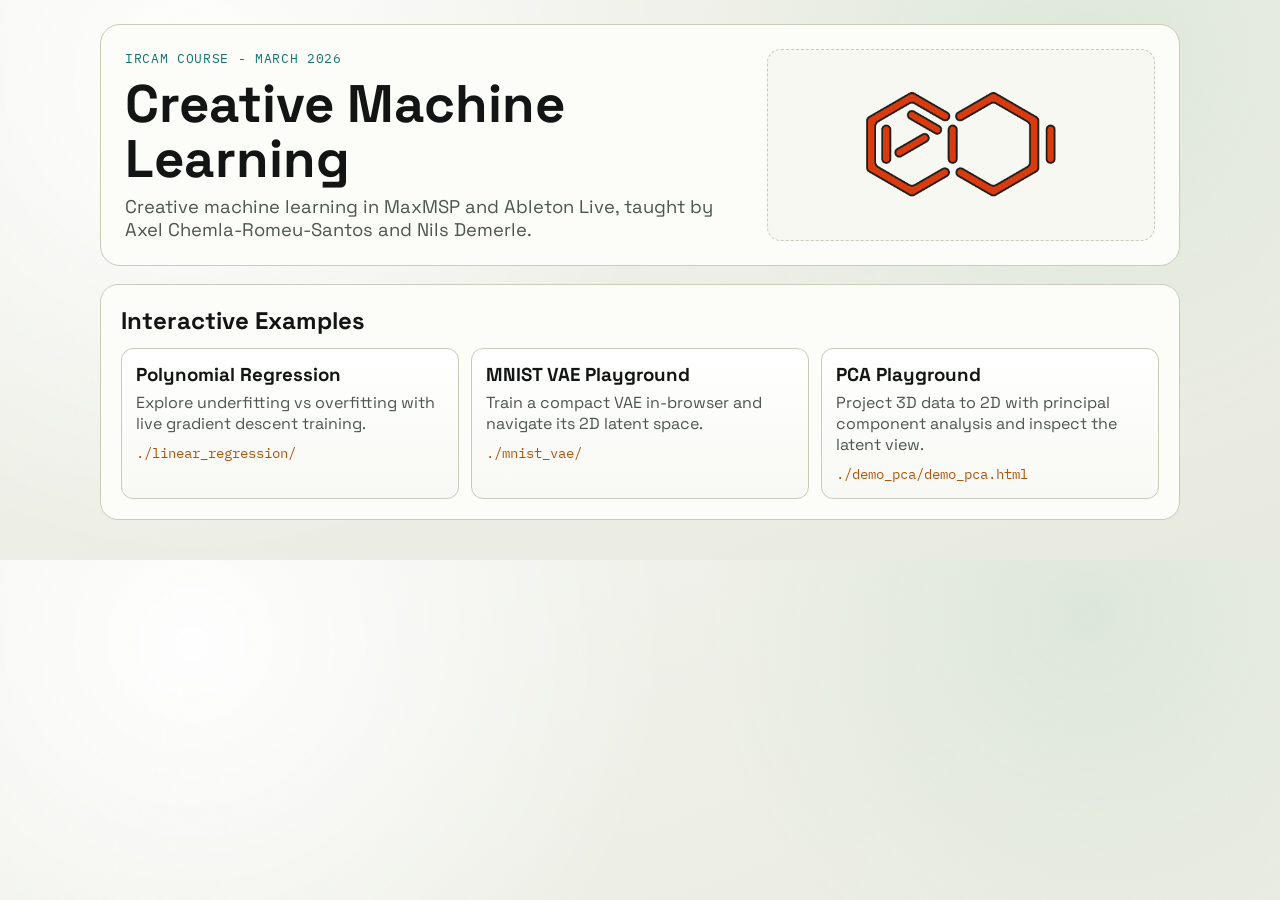
<file: index.html>
<!doctype html>
<html lang="en">
  <head>
    <meta charset="UTF-8" />
    <meta name="viewport" content="width=device-width, initial-scale=1.0" />
    <title>Creative Machine Learning</title>
    <link rel="preconnect" href="https://fonts.googleapis.com" />
    <link rel="preconnect" href="https://fonts.gstatic.com" crossorigin />
    <link
      href="https://fonts.googleapis.com/css2?family=Space+Grotesk:wght@400;500;700&family=IBM+Plex+Mono:wght@400;500&display=swap"
      rel="stylesheet"
    />
    <style>
      :root {
        --bg: #f2f3ed;
        --bg-2: #e8eadf;
        --panel: #fcfcf8;
        --ink: #121514;
        --muted: #4d554f;
        --line: #c8ccb9;
        --accent: #0f766e;
        --accent-2: #b45309;
      }

      * {
        box-sizing: border-box;
      }

      body {
        margin: 0;
        font-family: "Space Grotesk", "Avenir Next", "Segoe UI", sans-serif;
        color: var(--ink);
        background:
          radial-gradient(circle at 15% 15%, #fefefe 0%, transparent 40%),
          radial-gradient(circle at 85% 10%, #dde7d9 0%, transparent 32%),
          linear-gradient(160deg, var(--bg), var(--bg-2));
      }

      .page {
        width: min(1080px, 94vw);
        margin: 24px auto 40px;
      }

      .hero {
        display: grid;
        grid-template-columns: 1.6fr 1fr;
        gap: 22px;
        padding: 24px;
        background: var(--panel);
        border: 1px solid var(--line);
        border-radius: 20px;
      }

      .kicker {
        margin: 0;
        font-family: "IBM Plex Mono", monospace;
        font-size: 0.84rem;
        letter-spacing: 0.05em;
        text-transform: uppercase;
        color: var(--accent);
      }

      h1 {
        margin: 10px 0 8px;
        line-height: 1.04;
        font-size: clamp(1.8rem, 4.6vw, 3.3rem);
      }

      .lead {
        margin: 0;
        max-width: 62ch;
        color: var(--muted);
        font-size: clamp(1rem, 1.8vw, 1.15rem);
      }

      .actions {
        margin-top: 18px;
        display: flex;
        flex-wrap: wrap;
        gap: 10px;
      }

      .btn {
        display: inline-block;
        border-radius: 999px;
        padding: 9px 14px;
        border: 1px solid var(--line);
        text-decoration: none;
        color: var(--ink);
        font-weight: 500;
      }

      .btn.primary {
        background: var(--accent);
        border-color: var(--accent);
        color: #ffffff;
      }

      .logo-wrap {
        align-self: stretch;
        display: grid;
        place-items: center;
        border-radius: 14px;
        border: 1px dashed var(--line);
        background: #f7f8f2;
      }

      .logo-wrap img {
        max-width: 190px;
        width: 72%;
        height: auto;
      }

      .section {
        margin-top: 18px;
        padding: 20px;
        background: var(--panel);
        border: 1px solid var(--line);
        border-radius: 18px;
      }

      .section h2 {
        margin: 0 0 12px;
      }

      .cards {
        display: grid;
        grid-template-columns: repeat(auto-fit, minmax(240px, 1fr));
        gap: 12px;
      }

      .card {
        display: block;
        padding: 14px;
        border-radius: 12px;
        border: 1px solid var(--line);
        text-decoration: none;
        color: inherit;
        background: linear-gradient(180deg, #ffffff, #f8f9f4);
      }

      .card h3 {
        margin: 0 0 6px;
      }

      .card p {
        margin: 0 0 8px;
        color: var(--muted);
      }

      .card span {
        font-family: "IBM Plex Mono", monospace;
        font-size: 0.88rem;
        color: var(--accent-2);
      }

      table {
        width: 100%;
        border-collapse: collapse;
      }

      th,
      td {
        text-align: left;
        padding: 8px 6px;
        border-bottom: 1px solid var(--line);
      }

      th {
        font-family: "IBM Plex Mono", monospace;
        font-size: 0.84rem;
        color: var(--muted);
      }

      .foot {
        margin-top: 14px;
        color: var(--muted);
        font-size: 0.92rem;
      }

      @media (max-width: 800px) {
        .hero {
          grid-template-columns: 1fr;
        }
      }
    </style>
  </head>
  <body>
    <main class="page">
      <header class="hero">
        <div>
          <p class="kicker">IRCAM Course - March 2026</p>
          <h1>Creative Machine Learning</h1>
          <p class="lead">
            Creative machine learning in MaxMSP and Ableton Live, taught by Axel
            Chemla-Romeu-Santos and Nils Demerle.
          </p>
          <!-- <div class="actions">
            <a class="btn primary" href="./linear_regression/">Open Course 1 Demo</a>
            <a
              class="btn"
              href="https://docs.google.com/presentation/d/e/2PACX-1vS7jtXgz47zBndZKddheEhmPcGp-layY3UjzQ23qqf0SjEwAJ6hQpgoZs3gVjyQVc8QCzqsV9FLXOeX/pub?start=false&loop=false&delayms=60000"
              target="_blank"
              rel="noopener noreferrer"
              >Course 1 Slides</a
            >
            <a class="btn" href="https://discord.gg/juWFbvSHvD" target="_blank" rel="noopener noreferrer"
              >ACIDS Discord</a
            >
          </div> -->
        </div>
        <div class="logo-wrap">
          <img src="./images/logo_acids.png" alt="ACIDS logo" />
        </div>
      </header>

      <section class="section">
        <h2>Interactive Examples</h2>
        <div class="cards">
          <a class="card" href="./linear_regression/">
            <h3>Polynomial Regression</h3>
            <p>Explore underfitting vs overfitting with live gradient descent training.</p>
            <span>./linear_regression/</span>
          </a>
          <a class="card" href="./mnist_vae/">
            <h3>MNIST VAE Playground</h3>
            <p>Train a compact VAE in-browser and navigate its 2D latent space.</p>
            <span>./mnist_vae/</span>
          </a>
          <a class="card" href="./demo_pca/demo_pca.html">
            <h3>PCA Playground</h3>
            <p>Project 3D data to 2D with principal component analysis and inspect the latent view.</p>
            <span>./demo_pca/demo_pca.html</span>
          </a>
        </div>
      </section>

    </main>
  </body>
</html>
</file>
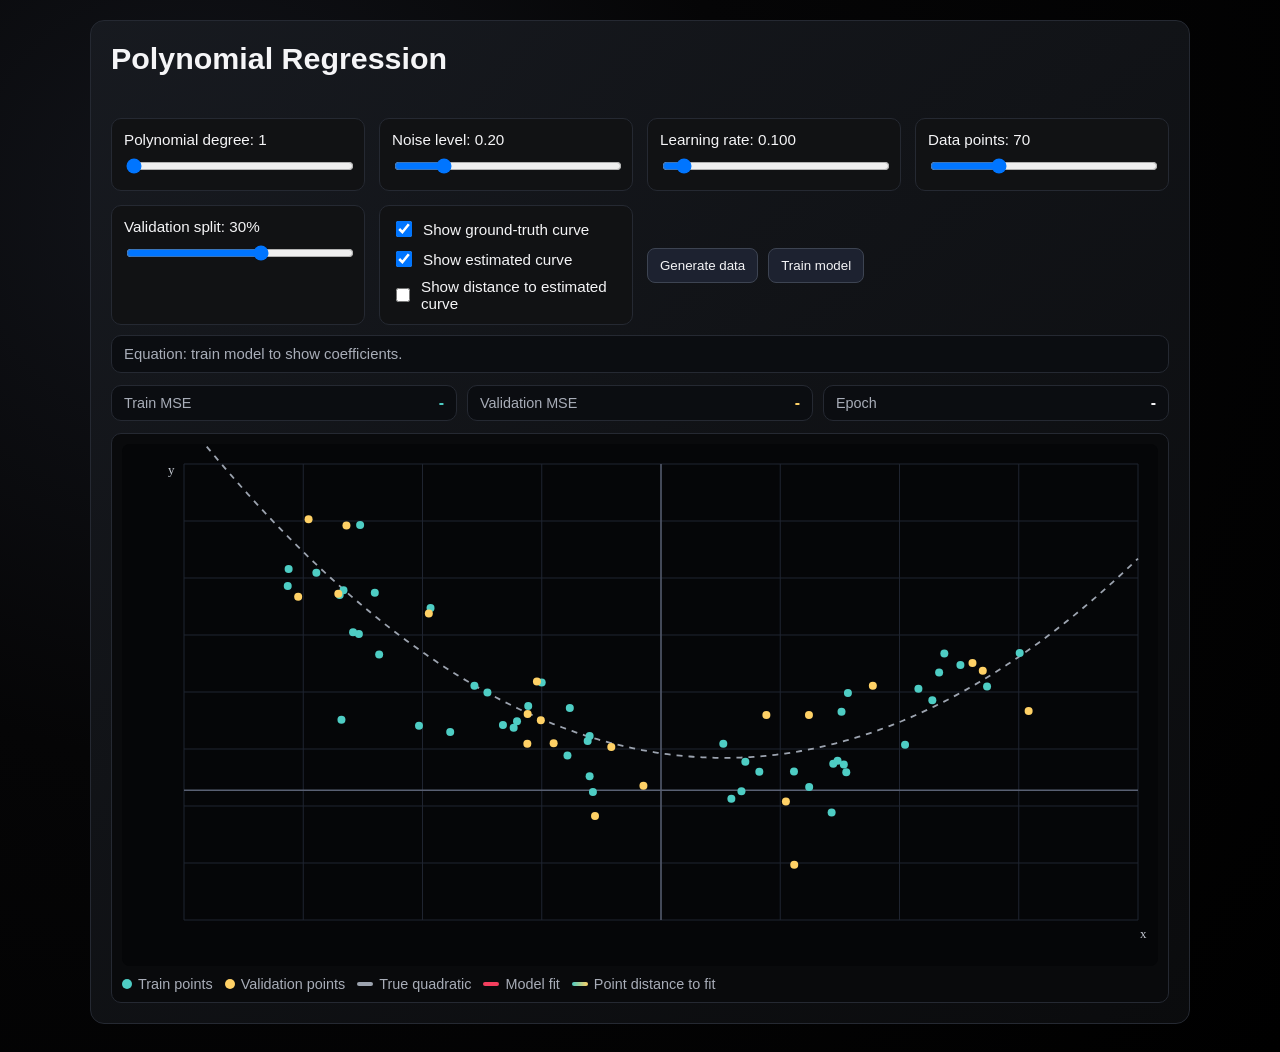
<file: linear_regression/index.html>
<!doctype html>
<html lang="en">
  <head>
    <meta charset="UTF-8" />
    <meta name="viewport" content="width=device-width, initial-scale=1.0" />
    <title>Underfitting vs Overfitting</title>
    <link rel="stylesheet" href="style.css" />
  </head>
  <body>
    <main class="app">
      <h1>Polynomial Regression</h1>
      <p class="subtitle"></p>

      <section class="controls" aria-label="controls">
        <div class="control">
          <label for="degreeSlider">Polynomial degree: <span id="degreeValue">1</span></label>
          <input id="degreeSlider" type="range" min="1" max="30" step="1" value="1" />
        </div>

        <div class="control">
          <label for="noiseSlider">Noise level: <span id="noiseValue">0.20</span></label>
          <input id="noiseSlider" type="range" min="0" max="1" step="0.01" value="0.20" />
        </div>

        <div class="control">
          <label for="learningRateSlider">Learning rate: <span id="learningRateValue">0.100</span></label>
          <input id="learningRateSlider" type="range" min="0.001" max="1.500" step="0.001" value="0.100" />
        </div>

        <div class="control">
          <label for="pointsSlider">Data points: <span id="pointsValue">70</span></label>
          <input id="pointsSlider" type="range" min="10" max="220" step="1" value="70" />
        </div>

        <div class="control">
          <label for="valSplitSlider">Validation split: <span id="valSplitValue">30%</span></label>
          <input id="valSplitSlider" type="range" min="0" max="50" step="1" value="30" />
        </div>

        <div class="control toggles">
          <label class="check" for="showTruthToggle">
            <input id="showTruthToggle" type="checkbox" checked />
            Show ground-truth curve
          </label>
          <label class="check" for="showFitToggle">
            <input id="showFitToggle" type="checkbox" checked />
            Show estimated curve
          </label>
          <label class="check" for="showDistanceToggle">
            <input id="showDistanceToggle" type="checkbox" />
            Show distance to estimated curve
          </label>
        </div>

        <div class="actions">
          <button id="generateBtn" type="button">Generate data</button>
          <button id="trainBtn" type="button">Train model</button>
        </div>
      </section>

      <p id="equationText" class="equation">Equation: train model to show coefficients.</p>
      <section class="stats" aria-label="training stats">
        <div class="stat-item">
          <span class="stat-label">Train MSE</span>
          <span id="trainLossText" class="stat-value">-</span>
        </div>
        <div class="stat-item">
          <span class="stat-label">Validation MSE</span>
          <span id="valLossText" class="stat-value">-</span>
        </div>
        <div class="stat-item">
          <span class="stat-label">Epoch</span>
          <span id="epochText" class="stat-value">-</span>
        </div>
      </section>

      <section class="plot-wrap" aria-label="plot">
        <canvas id="plotCanvas" width="960" height="560"></canvas>
        <div class="legend">
          <span><i class="dot train"></i>Train points</span>
          <span><i class="dot validation"></i>Validation points</span>
          <span><i class="line true"></i>True quadratic</span>
          <span><i class="line fit"></i>Model fit</span>
          <span><i class="line residual"></i>Point distance to fit</span>
        </div>
      </section>
    </main>

    <script src="script.js"></script>
  </body>
</html>
</file>
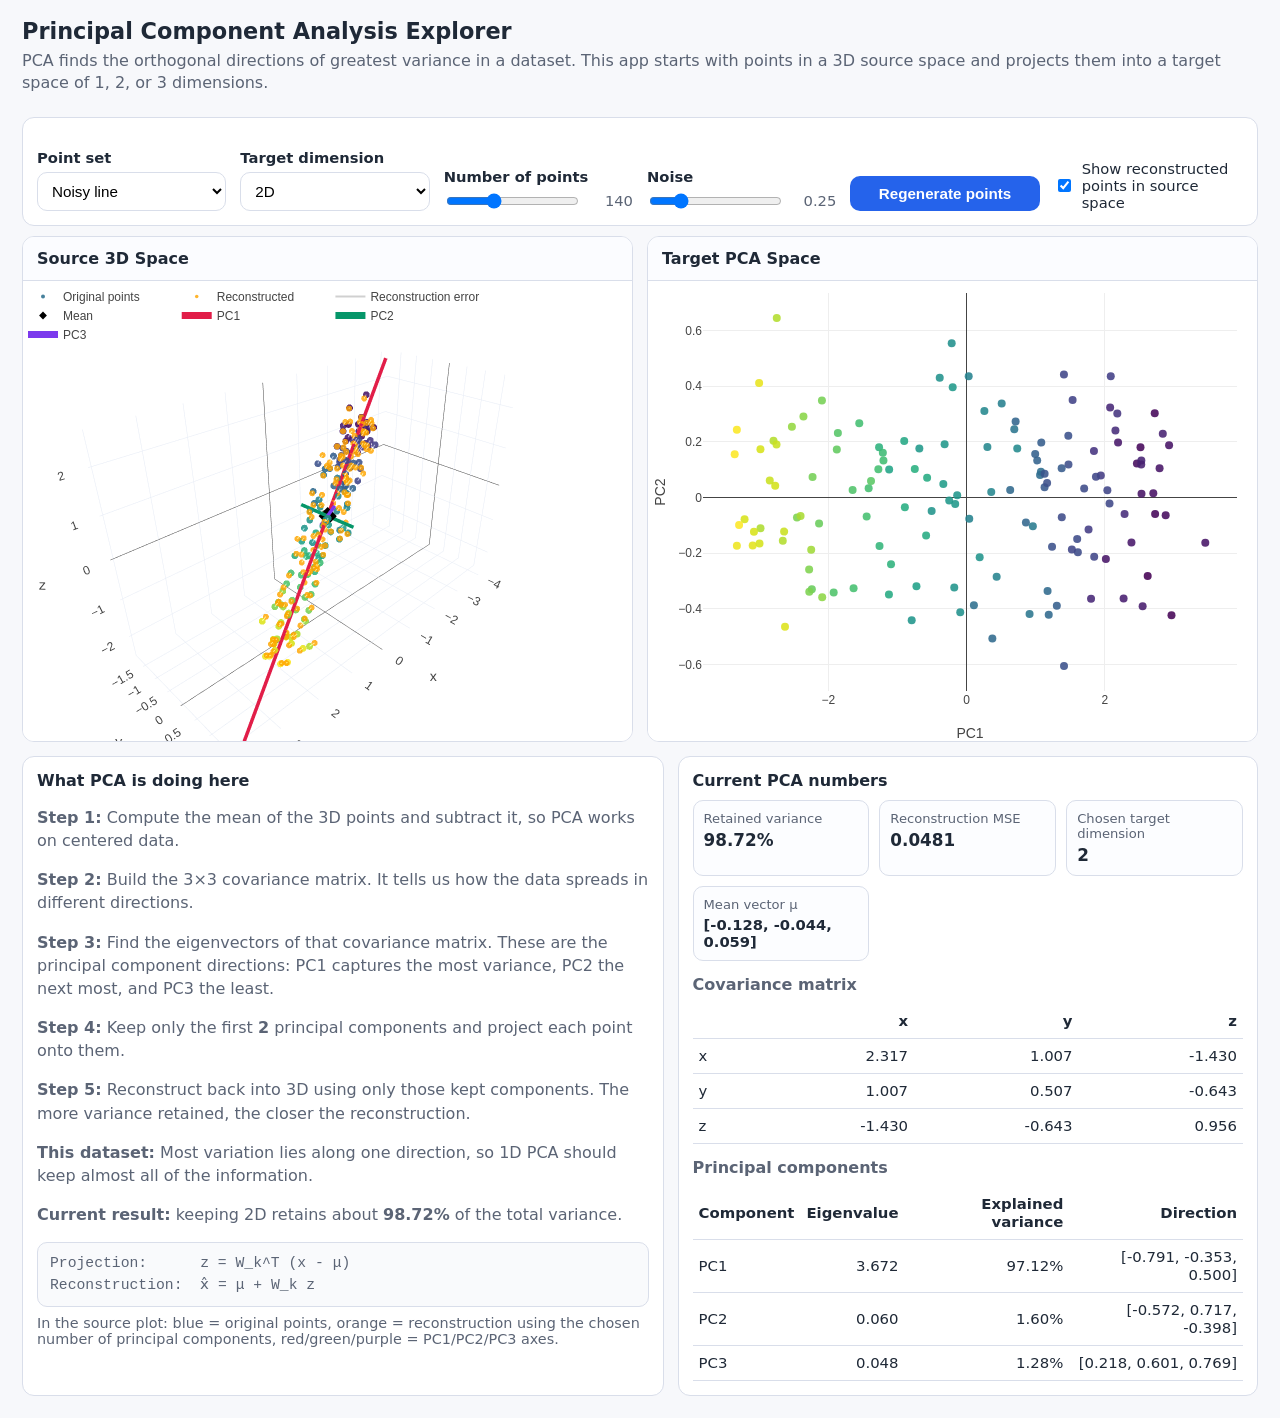
<file: demo_pca/demo_pca.html>
<!DOCTYPE html>
<html lang="en">
<head>
  <meta charset="UTF-8" />
  <meta name="viewport" content="width=device-width, initial-scale=1.0" />
  <title>PCA Explorer: 3D Source to 1D/2D/3D Target</title>
  <script src="https://cdn.plot.ly/plotly-2.30.0.min.js"></script>
  <style>
    :root {
      --bg: #f7f8fb;
      --panel: #ffffff;
      --border: #d9deea;
      --text: #1f2937;
      --muted: #5b6475;
      --accent: #2563eb;
    }

    * { box-sizing: border-box; }

    body {
      margin: 0;
      font-family: Inter, system-ui, Arial, sans-serif;
      background: var(--bg);
      color: var(--text);
    }

    header {
      padding: 18px 22px 8px;
    }

    header h1 {
      margin: 0 0 6px;
      font-size: 1.4rem;
    }

    header p {
      margin: 0;
      color: var(--muted);
      line-height: 1.4;
    }

    .controls {
      margin: 14px 22px 10px;
      background: var(--panel);
      border: 1px solid var(--border);
      border-radius: 12px;
      padding: 14px;
      display: grid;
      grid-template-columns: repeat(auto-fit, minmax(170px, 1fr));
      gap: 12px 14px;
      align-items: end;
    }

    .control {
      display: flex;
      flex-direction: column;
      gap: 6px;
    }

    label {
      font-size: 0.92rem;
      font-weight: 600;
    }

    select, input[type="range"], button {
      width: 100%;
    }

    select, button {
      padding: 9px 10px;
      border-radius: 10px;
      border: 1px solid var(--border);
      background: white;
      font-size: 0.95rem;
    }

    button {
      cursor: pointer;
      background: var(--accent);
      color: white;
      border: none;
      font-weight: 600;
    }

    button:hover {
      filter: brightness(0.96);
    }

    .range-row {
      display: flex;
      align-items: center;
      gap: 10px;
    }

    .range-value {
      min-width: 42px;
      text-align: right;
      font-variant-numeric: tabular-nums;
      color: var(--muted);
      font-size: 0.92rem;
    }

    .checkbox-row {
      display: flex;
      align-items: center;
      gap: 8px;
      padding-top: 28px;
      font-size: 0.95rem;
    }

    .plots {
      display: grid;
      grid-template-columns: 1fr 1fr;
      gap: 14px;
      padding: 0 22px 14px;
    }

    .panel {
      background: var(--panel);
      border: 1px solid var(--border);
      border-radius: 12px;
      overflow: hidden;
    }

    .panel h2 {
      margin: 0;
      padding: 12px 14px;
      font-size: 1rem;
      border-bottom: 1px solid var(--border);
      background: #fbfcff;
    }

    .plot {
      width: 100%;
      height: 460px;
    }

    .info-grid {
      display: grid;
      grid-template-columns: 1.05fr 0.95fr;
      gap: 14px;
      padding: 0 22px 22px;
    }

    .info-panel {
      background: var(--panel);
      border: 1px solid var(--border);
      border-radius: 12px;
      padding: 14px;
    }

    .info-panel h3 {
      margin-top: 0;
      margin-bottom: 10px;
      font-size: 1rem;
    }

    .math {
      background: #f9fafc;
      border: 1px solid var(--border);
      border-radius: 10px;
      padding: 10px 12px;
      font-family: ui-monospace, SFMono-Regular, Menlo, Consolas, monospace;
      white-space: pre-wrap;
      line-height: 1.45;
      font-size: 0.92rem;
    }

    .stats {
      display: grid;
      grid-template-columns: repeat(auto-fit, minmax(160px, 1fr));
      gap: 10px;
      margin-bottom: 12px;
    }

    .stat-card {
      border: 1px solid var(--border);
      border-radius: 10px;
      padding: 10px;
      background: #fcfdff;
    }

    .stat-label {
      font-size: 0.82rem;
      color: var(--muted);
      margin-bottom: 4px;
    }

    .stat-value {
      font-size: 1.05rem;
      font-weight: 700;
      font-variant-numeric: tabular-nums;
    }

    table {
      width: 100%;
      border-collapse: collapse;
      margin-top: 8px;
      font-size: 0.93rem;
    }

    th, td {
      border-bottom: 1px solid var(--border);
      padding: 8px 6px;
      text-align: right;
      font-variant-numeric: tabular-nums;
    }

    th:first-child, td:first-child {
      text-align: left;
    }

    .note {
      color: var(--muted);
      line-height: 1.45;
    }

    .legend-note {
      font-size: 0.9rem;
      color: var(--muted);
      margin-top: 8px;
    }

    @media (max-width: 1000px) {
      .plots, .info-grid {
        grid-template-columns: 1fr;
      }
      .plot {
        height: 420px;
      }
    }
  </style>
</head>
<body>
  <header>
    <h1>Principal Component Analysis Explorer</h1>
    <p>
      PCA finds the orthogonal directions of greatest variance in a dataset.
      This app starts with points in a 3D source space and projects them into a target space of 1, 2, or 3 dimensions.
    </p>
  </header>

  <section class="controls">
    <div class="control">
      <label for="dataset">Point set</label>
      <select id="dataset">
        <option value="line">Noisy line</option>
        <option value="plane">Noisy plane</option>
        <option value="cloud">Anisotropic cloud</option>
        <option value="clusters">Clusters</option>
        <option value="sphere">Sphere</option>
        <option value="helix">Helix</option>
      </select>
    </div>

    <div class="control">
      <label for="targetDim">Target dimension</label>
      <select id="targetDim">
        <option value="1">1D</option>
        <option value="2" selected>2D</option>
        <option value="3">3D</option>
      </select>
    </div>

    <div class="control">
      <label for="count">Number of points</label>
      <div class="range-row">
        <input id="count" type="range" min="30" max="350" step="10" value="140" />
        <div class="range-value" id="countValue">140</div>
      </div>
    </div>

    <div class="control">
      <label for="noise">Noise</label>
      <div class="range-row">
        <input id="noise" type="range" min="0" max="1.2" step="0.05" value="0.25" />
        <div class="range-value" id="noiseValue">0.25</div>
      </div>
    </div>

    <div class="control">
      <button id="regen">Regenerate points</button>
    </div>

    <div class="checkbox-row">
      <input type="checkbox" id="showReconstruction" checked />
      <label for="showReconstruction" style="margin:0;font-weight:500;">Show reconstructed points in source space</label>
    </div>
  </section>

  <section class="plots">
    <div class="panel">
      <h2>Source 3D Space</h2>
      <div id="sourcePlot" class="plot"></div>
    </div>
    <div class="panel">
      <h2>Target PCA Space</h2>
      <div id="targetPlot" class="plot"></div>
    </div>
  </section>

  <section class="info-grid">
    <div class="info-panel">
      <h3>What PCA is doing here</h3>
      <div id="explanation" class="note"></div>
      <div class="legend-note">
        In the source plot: blue = original points, orange = reconstruction using the chosen number of principal components,
        red/green/purple = PC1/PC2/PC3 axes.
      </div>
    </div>

    <div class="info-panel">
      <h3>Current PCA numbers</h3>
      <div class="stats" id="stats"></div>
      <div id="details"></div>
    </div>
  </section>

  <script>
    const datasetEl = document.getElementById("dataset");
    const targetDimEl = document.getElementById("targetDim");
    const countEl = document.getElementById("count");
    const noiseEl = document.getElementById("noise");
    const regenEl = document.getElementById("regen");
    const showReconstructionEl = document.getElementById("showReconstruction");
    const countValueEl = document.getElementById("countValue");
    const noiseValueEl = document.getElementById("noiseValue");
    const explanationEl = document.getElementById("explanation");
    const statsEl = document.getElementById("stats");
    const detailsEl = document.getElementById("details");

    let seed = Math.floor(Math.random() * 1e9);

    function mulberry32(a) {
      return function() {
        let t = a += 0x6D2B79F5;
        t = Math.imul(t ^ (t >>> 15), t | 1);
        t ^= t + Math.imul(t ^ (t >>> 7), t | 61);
        return ((t ^ (t >>> 14)) >>> 0) / 4294967296;
      };
    }

    function gaussian(rng) {
      let u = 0, v = 0;
      while (u === 0) u = rng();
      while (v === 0) v = rng();
      return Math.sqrt(-2.0 * Math.log(u)) * Math.cos(2.0 * Math.PI * v);
    }

    function dot(a, b) {
      return a[0]*b[0] + a[1]*b[1] + a[2]*b[2];
    }

    function add(a, b) {
      return [a[0]+b[0], a[1]+b[1], a[2]+b[2]];
    }

    function sub(a, b) {
      return [a[0]-b[0], a[1]-b[1], a[2]-b[2]];
    }

    function scale(a, s) {
      return [a[0]*s, a[1]*s, a[2]*s];
    }

    function norm(a) {
      return Math.sqrt(dot(a, a));
    }

    function normalize(a) {
      const n = norm(a) || 1;
      return [a[0]/n, a[1]/n, a[2]/n];
    }

    function cross(a, b) {
      return [
        a[1]*b[2] - a[2]*b[1],
        a[2]*b[0] - a[0]*b[2],
        a[0]*b[1] - a[1]*b[0]
      ];
    }

    function orthonormalBasis() {
      const u = normalize([1.0, 0.35, 0.7]);
      const v0 = [-0.2, 1.0, 0.4];
      const proj = scale(u, dot(v0, u));
      const v = normalize(sub(v0, proj));
      const w = normalize(cross(u, v));
      return { u, v, w };
    }

    function generateDataset(type, n, noise, seedValue) {
      const rng = mulberry32(seedValue);
      const { u, v, w } = orthonormalBasis();
      const pts = [];
      const colorValues = [];
      const notes = {
        line: "Most variation lies along one direction, so 1D PCA should keep almost all of the information.",
        plane: "The data is mostly two-dimensional inside 3D, so 2D PCA should preserve nearly all variance.",
        cloud: "This cloud is stretched more in some directions than others, so PCA reveals the major axes of spread.",
        clusters: "PCA can capture broad between-cluster structure, though it does not explicitly know about clusters.",
        sphere: "A sphere has similar variance in every direction, so PCA has no single strongly preferred axis.",
        helix: "A helix is curved, so PCA can only give the best linear approximation, not a perfect low-dimensional description."
      };

      if (type === "line") {
        const d = normalize([1.0, 0.45, -0.65]);
        for (let i = 0; i < n; i++) {
          const t = (rng() * 2 - 1) * 3.3;
          const p = add(scale(d, t), [
            gaussian(rng) * noise,
            gaussian(rng) * noise,
            gaussian(rng) * noise
          ]);
          pts.push(p);
          colorValues.push(t);
        }
      } else if (type === "plane") {
        for (let i = 0; i < n; i++) {
          const a = (rng() * 2 - 1) * 2.7;
          const b = (rng() * 2 - 1) * 2.7;
          let p = [0, 0, 0];
          p = add(p, scale(u, a + gaussian(rng) * noise * 0.2));
          p = add(p, scale(v, b + gaussian(rng) * noise * 0.2));
          p = add(p, scale(w, gaussian(rng) * noise * 0.9));
          pts.push(p);
          colorValues.push(a);
        }
      } else if (type === "cloud") {
        for (let i = 0; i < n; i++) {
          const a = gaussian(rng) * (2.3 + noise * 0.2);
          const b = gaussian(rng) * (0.95 + noise * 0.2);
          const c = gaussian(rng) * (0.22 + noise * 0.35);
          let p = [0, 0, 0];
          p = add(p, scale(u, a));
          p = add(p, scale(v, b));
          p = add(p, scale(w, c));
          pts.push(p);
          colorValues.push(a);
        }
      } else if (type === "clusters") {
        const centers = [
          [2.3, 2.2, 1.3],
          [-2.5, -1.2, -0.8],
          [1.4, -2.4, 2.0]
        ];
        for (let i = 0; i < n; i++) {
          const k = Math.floor(rng() * centers.length);
          const c = centers[k];
          const p = [
            c[0] + gaussian(rng) * (0.45 + noise * 0.9),
            c[1] + gaussian(rng) * (0.35 + noise * 0.8),
            c[2] + gaussian(rng) * (0.40 + noise * 0.8)
          ];
          pts.push(p);
          colorValues.push(k);
        }
      } else if (type === "sphere") {
        for (let i = 0; i < n; i++) {
          let d = [gaussian(rng), gaussian(rng), gaussian(rng)];
          d = normalize(d);
          const r = 2.2 + gaussian(rng) * noise * 0.45;
          const p = scale(d, r);
          pts.push(p);
          colorValues.push(p[2]);
        }
      } else if (type === "helix") {
        for (let i = 0; i < n; i++) {
          const t = (i / Math.max(1, n - 1)) * Math.PI * 4.5;
          const p = [
            2.0 * Math.cos(t) + gaussian(rng) * noise * 0.5,
            2.0 * Math.sin(t) + gaussian(rng) * noise * 0.5,
            0.55 * (t - Math.PI * 2.25) + gaussian(rng) * noise * 0.8
          ];
          pts.push(p);
          colorValues.push(t);
        }
      }

      return { points: pts, colorValues, note: notes[type] };
    }

    function meanPoint(points) {
      const m = [0, 0, 0];
      for (const p of points) {
        m[0] += p[0];
        m[1] += p[1];
        m[2] += p[2];
      }
      const n = points.length || 1;
      return [m[0]/n, m[1]/n, m[2]/n];
    }

    function centerPoints(points, mean) {
      return points.map(p => sub(p, mean));
    }

    function covariance3(centered) {
      const C = [
        [0, 0, 0],
        [0, 0, 0],
        [0, 0, 0]
      ];
      const d = Math.max(1, centered.length - 1);
      for (const p of centered) {
        for (let i = 0; i < 3; i++) {
          for (let j = 0; j < 3; j++) {
            C[i][j] += p[i] * p[j];
          }
        }
      }
      for (let i = 0; i < 3; i++) {
        for (let j = 0; j < 3; j++) {
          C[i][j] /= d;
        }
      }
      return C;
    }

    function jacobiEigenSymmetric3(Ain) {
      const n = 3;
      const A = Ain.map(row => row.slice());
      const V = [
        [1, 0, 0],
        [0, 1, 0],
        [0, 0, 1]
      ];

      for (let iter = 0; iter < 60; iter++) {
        let p = 0, q = 1;
        let max = Math.abs(A[0][1]);

        for (let i = 0; i < n; i++) {
          for (let j = i + 1; j < n; j++) {
            const val = Math.abs(A[i][j]);
            if (val > max) {
              max = val;
              p = i;
              q = j;
            }
          }
        }

        if (max < 1e-12) break;

        const app = A[p][p];
        const aqq = A[q][q];
        const apq = A[p][q];

        const phi = 0.5 * Math.atan2(2 * apq, aqq - app);
        const c = Math.cos(phi);
        const s = Math.sin(phi);

        for (let k = 0; k < n; k++) {
          if (k !== p && k !== q) {
            const aik = A[k][p];
            const akq = A[k][q];
            const new_kp = c * aik - s * akq;
            const new_kq = s * aik + c * akq;
            A[k][p] = A[p][k] = new_kp;
            A[k][q] = A[q][k] = new_kq;
          }
        }

        const new_app = c*c*app - 2*s*c*apq + s*s*aqq;
        const new_aqq = s*s*app + 2*s*c*apq + c*c*aqq;
        A[p][p] = new_app;
        A[q][q] = new_aqq;
        A[p][q] = A[q][p] = 0;

        for (let k = 0; k < n; k++) {
          const vip = V[k][p];
          const viq = V[k][q];
          V[k][p] = c * vip - s * viq;
          V[k][q] = s * vip + c * viq;
        }
      }

      const eigenvalues = [A[0][0], A[1][1], A[2][2]];
      const eigenvectors = [
        normalize([V[0][0], V[1][0], V[2][0]]),
        normalize([V[0][1], V[1][1], V[2][1]]),
        normalize([V[0][2], V[1][2], V[2][2]])
      ];

      const pairs = eigenvalues.map((value, i) => ({
        value,
        vector: eigenvectors[i]
      })).sort((a, b) => b.value - a.value);

      return {
        values: pairs.map(p => p.value),
        vectors: pairs.map(p => p.vector)
      };
    }

    function performPCA(points, k) {
      const mean = meanPoint(points);
      const centered = centerPoints(points, mean);
      const cov = covariance3(centered);
      const eig = jacobiEigenSymmetric3(cov);

      const scores = centered.map(p => eig.vectors.map(v => dot(p, v)));
      const projected = scores.map(s => s.slice(0, k));

      const reconstructed = scores.map(s => {
        let r = mean.slice();
        for (let j = 0; j < k; j++) {
          r = add(r, scale(eig.vectors[j], s[j]));
        }
        return r;
      });

      let totalVar = eig.values.reduce((acc, x) => acc + Math.max(0, x), 0);
      if (totalVar < 1e-12) totalVar = 1e-12;
      const retained = eig.values.slice(0, k).reduce((acc, x) => acc + Math.max(0, x), 0) / totalVar;

      let mse = 0;
      for (let i = 0; i < points.length; i++) {
        const d = sub(points[i], reconstructed[i]);
        mse += dot(d, d);
      }
      mse /= points.length;

      return {
        mean,
        centered,
        covariance: cov,
        eigenvalues: eig.values,
        eigenvectors: eig.vectors,
        scores,
        projected,
        reconstructed,
        retainedVariance: retained,
        mse
      };
    }

    function fmt(x, digits = 3) {
      return (Math.abs(x) < 1e-12 ? 0 : x).toFixed(digits);
    }

    function matrixHTML(M) {
      return `
        <table>
          <thead>
            <tr><th></th><th>x</th><th>y</th><th>z</th></tr>
          </thead>
          <tbody>
            <tr><td>x</td><td>${fmt(M[0][0])}</td><td>${fmt(M[0][1])}</td><td>${fmt(M[0][2])}</td></tr>
            <tr><td>y</td><td>${fmt(M[1][0])}</td><td>${fmt(M[1][1])}</td><td>${fmt(M[1][2])}</td></tr>
            <tr><td>z</td><td>${fmt(M[2][0])}</td><td>${fmt(M[2][1])}</td><td>${fmt(M[2][2])}</td></tr>
          </tbody>
        </table>
      `;
    }

    function vectorHTML(v) {
      return `[${fmt(v[0])}, ${fmt(v[1])}, ${fmt(v[2])}]`;
    }

    function buildExplanation(datasetNote, k, retained) {
      return `
        <p><strong>Step 1:</strong> Compute the mean of the 3D points and subtract it, so PCA works on centered data.</p>
        <p><strong>Step 2:</strong> Build the 3×3 covariance matrix. It tells us how the data spreads in different directions.</p>
        <p><strong>Step 3:</strong> Find the eigenvectors of that covariance matrix. These are the principal component directions:
           PC1 captures the most variance, PC2 the next most, and PC3 the least.</p>
        <p><strong>Step 4:</strong> Keep only the first <strong>${k}</strong> principal component${k > 1 ? "s" : ""} and project each point onto them.</p>
        <p><strong>Step 5:</strong> Reconstruct back into 3D using only those kept components. The more variance retained, the closer the reconstruction.</p>
        <p><strong>This dataset:</strong> ${datasetNote}</p>
        <p><strong>Current result:</strong> keeping ${k}D retains about <strong>${(retained * 100).toFixed(2)}%</strong> of the total variance.</p>
        <div class="math">Projection:      z = W_k^T (x - μ)
Reconstruction:  x̂ = μ + W_k z</div>
      `;
    }

    function plotSource(points, reconstructed, mean, eigenvalues, eigenvectors, colors, showReconstruction) {
      const xs = points.map(p => p[0]);
      const ys = points.map(p => p[1]);
      const zs = points.map(p => p[2]);

      const traces = [{
        type: "scatter3d",
        mode: "markers",
        x: xs,
        y: ys,
        z: zs,
        name: "Original points",
        marker: {
          size: 4,
          color: colors,
          colorscale: "Viridis",
          opacity: 0.88,
          showscale: false
        }
      }];

      if (showReconstruction) {
        const rx = reconstructed.map(p => p[0]);
        const ry = reconstructed.map(p => p[1]);
        const rz = reconstructed.map(p => p[2]);

        traces.push({
          type: "scatter3d",
          mode: "markers",
          x: rx,
          y: ry,
          z: rz,
          name: "Reconstructed",
          marker: {
            size: 3.5,
            color: "orange",
            opacity: 0.82
          }
        });

        if (points.length <= 160) {
          const lx = [], ly = [], lz = [];
          for (let i = 0; i < points.length; i++) {
            lx.push(points[i][0], reconstructed[i][0], null);
            ly.push(points[i][1], reconstructed[i][1], null);
            lz.push(points[i][2], reconstructed[i][2], null);
          }
          traces.push({
            type: "scatter3d",
            mode: "lines",
            x: lx,
            y: ly,
            z: lz,
            name: "Reconstruction error",
            hoverinfo: "skip",
            line: {
              color: "rgba(120,120,120,0.35)",
              width: 2
            }
          });
        }
      }

      traces.push({
        type: "scatter3d",
        mode: "markers",
        x: [mean[0]],
        y: [mean[1]],
        z: [mean[2]],
        name: "Mean",
        marker: {
          size: 6,
          color: "black",
          symbol: "diamond"
        }
      });

      const axisColors = ["#e11d48", "#059669", "#7c3aed"];
      for (let i = 0; i < 3; i++) {
        const len = 2.6 * Math.sqrt(Math.max(eigenvalues[i], 1e-8));
        const v = eigenvectors[i];
        traces.push({
          type: "scatter3d",
          mode: "lines",
          x: [mean[0] - len*v[0], mean[0] + len*v[0]],
          y: [mean[1] - len*v[1], mean[1] + len*v[1]],
          z: [mean[2] - len*v[2], mean[2] + len*v[2]],
          name: `PC${i+1}`,
          line: {
            color: axisColors[i],
            width: 7
          }
        });
      }

      const layout = {
        margin: { l: 0, r: 0, t: 10, b: 0 },
        scene: {
          xaxis: { title: "x", backgroundcolor: "#ffffff", gridcolor: "#e6ebf5" },
          yaxis: { title: "y", backgroundcolor: "#ffffff", gridcolor: "#e6ebf5" },
          zaxis: { title: "z", backgroundcolor: "#ffffff", gridcolor: "#e6ebf5" },
          aspectmode: "data",
          camera: {
            eye: { x: 1.35, y: 1.35, z: 1.1 }
          }
        },
        legend: { orientation: "h", y: 1.02 },
        paper_bgcolor: "white",
        plot_bgcolor: "white"
      };

      Plotly.react("sourcePlot", traces, layout, { responsive: true, displayModeBar: false });
    }

    function plotTarget(scores, colors, k) {
      if (k === 1) {
        const x = scores.map(s => s[0]);
        const y = scores.map((_, i) => (((i * 37) % 100) / 100 - 0.5) * 0.16);

        const traces = [{
          type: "scatter",
          mode: "markers",
          x,
          y,
          marker: {
            size: 8,
            color: colors,
            colorscale: "Viridis",
            opacity: 0.88,
            showscale: false
          },
          name: "Projected points"
        }];

        const layout = {
          margin: { l: 55, r: 20, t: 12, b: 50 },
          xaxis: { title: "PC1" },
          yaxis: {
            title: "",
            showticklabels: false,
            zeroline: false,
            showgrid: false
          },
          paper_bgcolor: "white",
          plot_bgcolor: "white"
        };

        Plotly.react("targetPlot", traces, layout, { responsive: true, displayModeBar: false });
      } else if (k === 2) {
        const traces = [{
          type: "scatter",
          mode: "markers",
          x: scores.map(s => s[0]),
          y: scores.map(s => s[1]),
          marker: {
            size: 8,
            color: colors,
            colorscale: "Viridis",
            opacity: 0.88,
            showscale: false
          },
          name: "Projected points"
        }];

        const layout = {
          margin: { l: 55, r: 20, t: 12, b: 50 },
          xaxis: { title: "PC1" },
          yaxis: { title: "PC2" },
          paper_bgcolor: "white",
          plot_bgcolor: "white"
        };

        Plotly.react("targetPlot", traces, layout, { responsive: true, displayModeBar: false });
      } else {
        const traces = [{
          type: "scatter3d",
          mode: "markers",
          x: scores.map(s => s[0]),
          y: scores.map(s => s[1]),
          z: scores.map(s => s[2]),
          marker: {
            size: 4.5,
            color: colors,
            colorscale: "Viridis",
            opacity: 0.88,
            showscale: false
          },
          name: "Projected points"
        }];

        const layout = {
          margin: { l: 0, r: 0, t: 10, b: 0 },
          scene: {
            xaxis: { title: "PC1", backgroundcolor: "#ffffff", gridcolor: "#e6ebf5" },
            yaxis: { title: "PC2", backgroundcolor: "#ffffff", gridcolor: "#e6ebf5" },
            zaxis: { title: "PC3", backgroundcolor: "#ffffff", gridcolor: "#e6ebf5" },
            aspectmode: "data",
            camera: { eye: { x: 1.25, y: 1.25, z: 1.05 } }
          },
          paper_bgcolor: "white",
          plot_bgcolor: "white"
        };

        Plotly.react("targetPlot", traces, layout, { responsive: true, displayModeBar: false });
      }
    }

    function updateNumbers(pca, k) {
      const ev = pca.eigenvalues.map(v => Math.max(0, v));
      const total = ev.reduce((a, b) => a + b, 0) || 1;
      const ratios = ev.map(v => v / total);

      statsEl.innerHTML = `
        <div class="stat-card">
          <div class="stat-label">Retained variance</div>
          <div class="stat-value">${(pca.retainedVariance * 100).toFixed(2)}%</div>
        </div>
        <div class="stat-card">
          <div class="stat-label">Reconstruction MSE</div>
          <div class="stat-value">${fmt(pca.mse, 4)}</div>
        </div>
        <div class="stat-card">
          <div class="stat-label">Chosen target dimension</div>
          <div class="stat-value">${k}</div>
        </div>
        <div class="stat-card">
          <div class="stat-label">Mean vector μ</div>
          <div class="stat-value" style="font-size:0.92rem;">${vectorHTML(pca.mean)}</div>
        </div>
      `;

      detailsEl.innerHTML = `
        <div class="note"><strong>Covariance matrix</strong></div>
        ${matrixHTML(pca.covariance)}

        <div class="note" style="margin-top:12px;"><strong>Principal components</strong></div>
        <table>
          <thead>
            <tr>
              <th>Component</th>
              <th>Eigenvalue</th>
              <th>Explained variance</th>
              <th>Direction</th>
            </tr>
          </thead>
          <tbody>
            <tr>
              <td>PC1</td>
              <td>${fmt(ev[0])}</td>
              <td>${(ratios[0] * 100).toFixed(2)}%</td>
              <td>${vectorHTML(pca.eigenvectors[0])}</td>
            </tr>
            <tr>
              <td>PC2</td>
              <td>${fmt(ev[1])}</td>
              <td>${(ratios[1] * 100).toFixed(2)}%</td>
              <td>${vectorHTML(pca.eigenvectors[1])}</td>
            </tr>
            <tr>
              <td>PC3</td>
              <td>${fmt(ev[2])}</td>
              <td>${(ratios[2] * 100).toFixed(2)}%</td>
              <td>${vectorHTML(pca.eigenvectors[2])}</td>
            </tr>
          </tbody>
        </table>
      `;
    }

    function update() {
      countValueEl.textContent = countEl.value;
      noiseValueEl.textContent = Number(noiseEl.value).toFixed(2);

      const dataset = datasetEl.value;
      const k = parseInt(targetDimEl.value, 10);
      const n = parseInt(countEl.value, 10);
      const noise = parseFloat(noiseEl.value);
      const showReconstruction = showReconstructionEl.checked;

      const generated = generateDataset(dataset, n, noise, seed);
      const pca = performPCA(generated.points, k);

      plotSource(
        generated.points,
        pca.reconstructed,
        pca.mean,
        pca.eigenvalues,
        pca.eigenvectors,
        generated.colorValues,
        showReconstruction
      );

      plotTarget(pca.scores, generated.colorValues, k);
      explanationEl.innerHTML = buildExplanation(generated.note, k, pca.retainedVariance);
      updateNumbers(pca, k);
    }

    datasetEl.addEventListener("change", update);
    targetDimEl.addEventListener("change", update);
    countEl.addEventListener("input", update);
    noiseEl.addEventListener("input", update);
    showReconstructionEl.addEventListener("change", update);
    regenEl.addEventListener("click", () => {
      seed = Math.floor(Math.random() * 1e9);
      update();
    });

    window.addEventListener("resize", () => {
      Plotly.Plots.resize("sourcePlot");
      Plotly.Plots.resize("targetPlot");
    });

    update();
  </script>
</body>
</html>
</file>
<file: linear_regression/style.css>
:root {
  --bg: #050506;
  --panel: #111214;
  --text: #f5f5f7;
  --muted: #a8adb8;
  --train: #4ecdc4;
  --validation: #ffd166;
  --truth: #9ca3af;
  --fit: #f43f5e;
  --border: #252932;
}

* {
  box-sizing: border-box;
}

body {
  margin: 0;
  min-height: 100vh;
  font-family: "Avenir Next", "Segoe UI", Tahoma, sans-serif;
  background: radial-gradient(circle at 15% 20%, #12141a 0%, var(--bg) 40%, #000000 100%);
  color: var(--text);
}

.app {
  width: min(1100px, 96vw);
  margin: 20px auto 28px;
  background: linear-gradient(145deg, rgba(24, 27, 33, 0.9), rgba(11, 12, 14, 0.95));
  border: 1px solid var(--border);
  border-radius: 14px;
  padding: 20px;
}

h1 {
  margin: 0;
  font-size: clamp(1.3rem, 2.6vw, 1.9rem);
}

.subtitle {
  color: var(--muted);
  margin: 8px 0 18px;
  min-height: 1rem;
}

.controls {
  display: grid;
  grid-template-columns: repeat(auto-fit, minmax(220px, 1fr));
  gap: 14px;
  margin-bottom: 10px;
}

.control {
  background: var(--panel);
  border: 1px solid var(--border);
  border-radius: 10px;
  padding: 12px;
}

label {
  display: block;
  font-size: 0.95rem;
  margin-bottom: 8px;
}

input[type="range"] {
  width: 100%;
}

.toggles {
  display: flex;
  flex-direction: column;
  justify-content: center;
  gap: 8px;
}

.check {
  margin: 0;
  display: inline-flex;
  align-items: center;
  gap: 8px;
}

.check input {
  width: 16px;
  height: 16px;
}

.actions {
  display: flex;
  gap: 10px;
  align-items: center;
}

button {
  border: 1px solid #3d4452;
  background: #1d2230;
  color: var(--text);
  padding: 9px 12px;
  border-radius: 8px;
  cursor: pointer;
}

button:hover:not(:disabled) {
  background: #262d3d;
}

button:disabled {
  opacity: 0.6;
  cursor: wait;
}

.equation {
  margin: 0 0 12px;
  padding: 10px 12px;
  border: 1px solid var(--border);
  border-radius: 10px;
  background: #0b0d11;
  color: var(--muted);
  font-family: "Avenir Next", "Segoe UI", sans-serif;
  font-size: 0.93rem;
  white-space: nowrap;
  overflow: hidden;
  text-overflow: ellipsis;
}

.stats {
  display: grid;
  grid-template-columns: repeat(auto-fit, minmax(170px, 1fr));
  gap: 10px;
  margin: 0 0 12px;
}

.stat-item {
  background: #0b0d11;
  border: 1px solid var(--border);
  border-radius: 10px;
  padding: 8px 12px;
  display: flex;
  justify-content: space-between;
  align-items: center;
  gap: 8px;
}

.stat-label {
  color: var(--muted);
  font-size: 0.9rem;
}

.stat-value {
  color: var(--text);
  font-weight: 600;
  font-variant-numeric: tabular-nums;
}

#trainLossText {
  color: var(--train);
}

#valLossText {
  color: var(--validation);
}

.plot-wrap {
  background: #090a0c;
  border: 1px solid var(--border);
  border-radius: 10px;
  padding: 10px;
}

canvas {
  width: 100%;
  height: clamp(300px, 58vh, 620px);
  display: block;
  border-radius: 8px;
  background: #050608;
}

.legend {
  margin-top: 10px;
  display: flex;
  flex-wrap: wrap;
  gap: 12px;
  color: var(--muted);
  font-size: 0.9rem;
}

.legend span {
  display: inline-flex;
  align-items: center;
  gap: 6px;
}

.dot,
.line {
  display: inline-block;
  width: 16px;
  height: 4px;
  border-radius: 2px;
}

.dot {
  width: 10px;
  height: 10px;
  border-radius: 50%;
}

.dot.train {
  background: var(--train);
}

.dot.validation {
  background: var(--validation);
}

.line.true {
  background: var(--truth);
}

.line.fit {
  background: var(--fit);
}

.line.residual {
  background: linear-gradient(90deg, var(--train), var(--validation));
}

@media (max-width: 720px) {
  .app {
    margin: 10px auto 18px;
    padding: 14px;
  }

  .actions {
    grid-column: 1 / -1;
  }

  canvas {
    height: clamp(260px, 50vh, 420px);
  }
}
</file>
